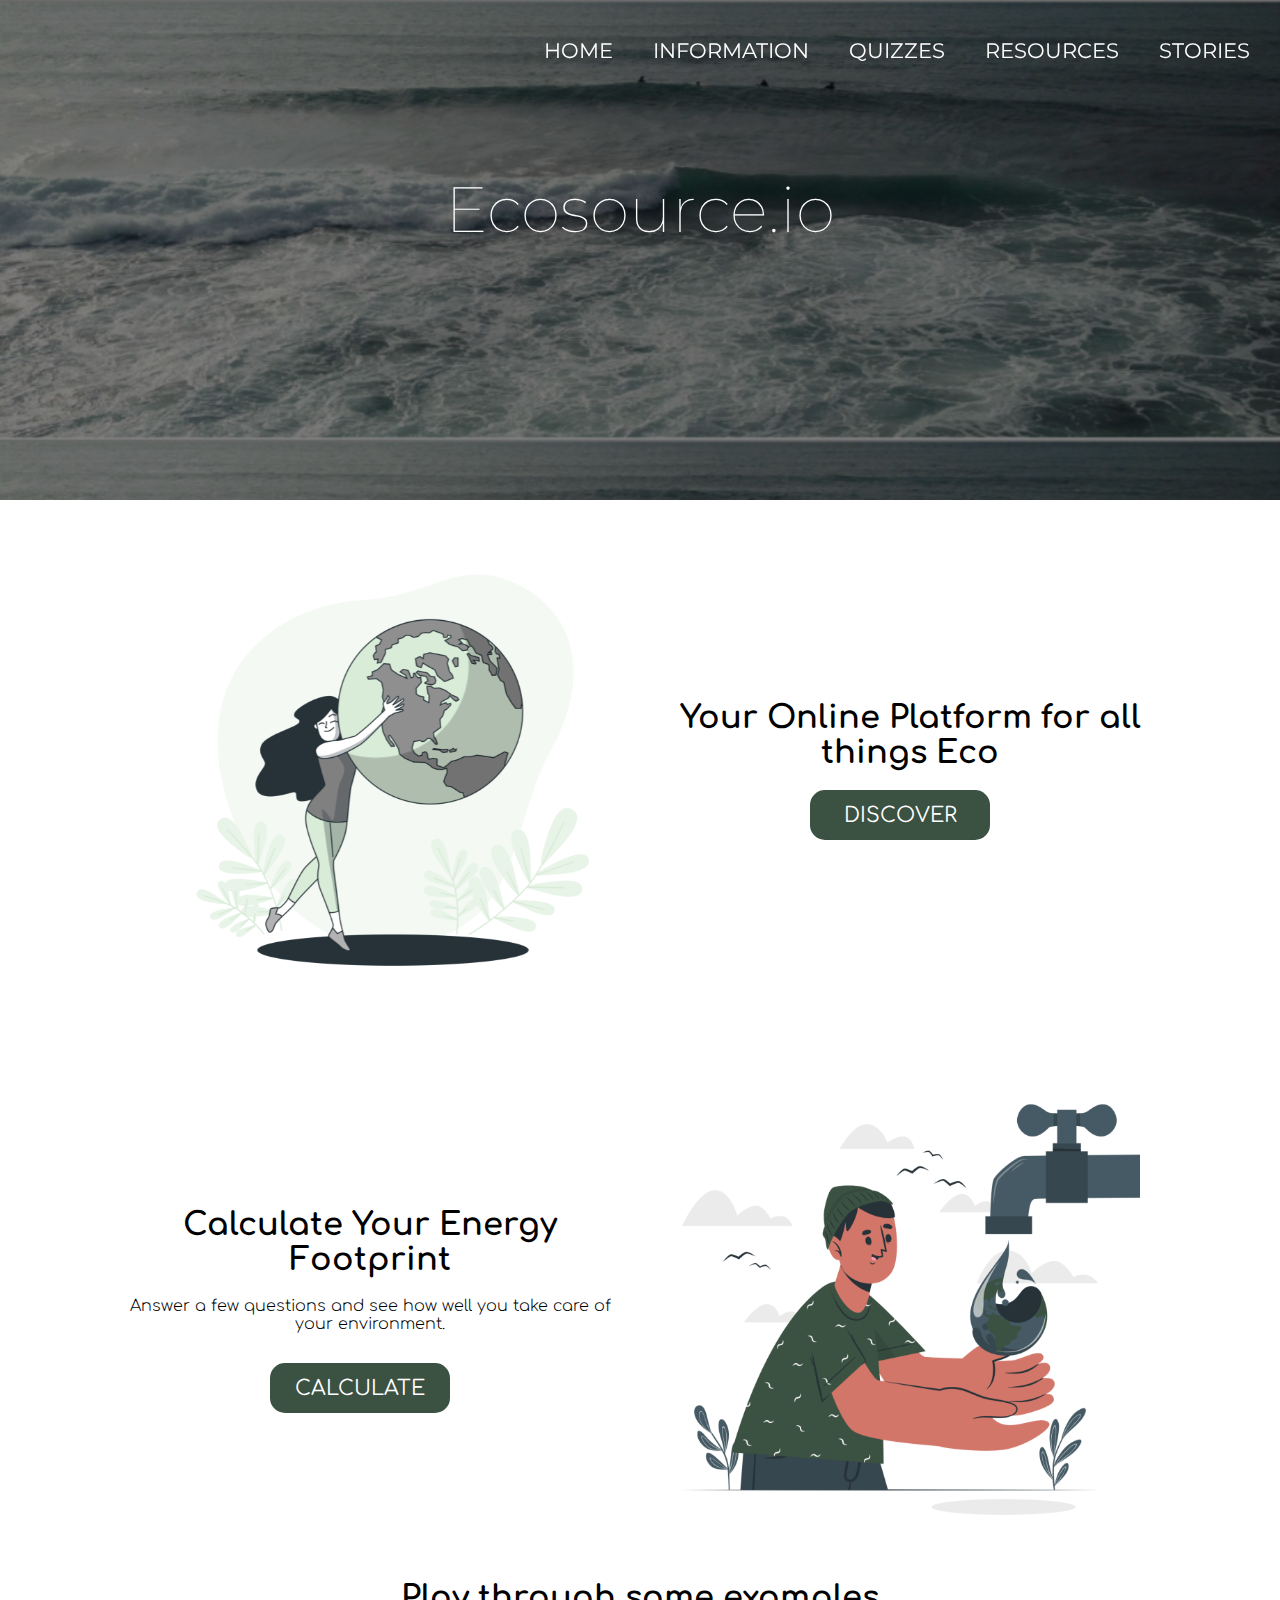
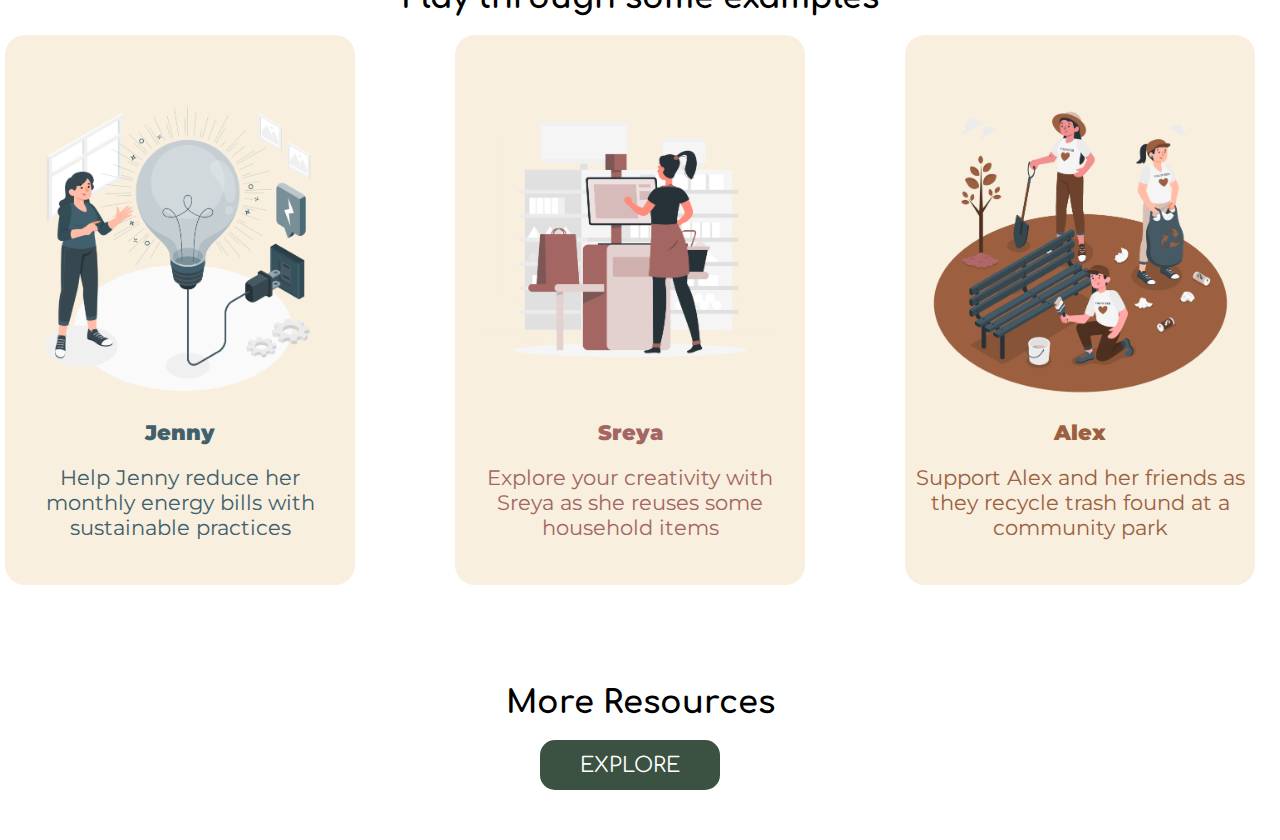
<file: index.html>
<!DOCTYPE html>
<html>
  <head>
    <meta charset="utf-8">
    <meta name="viewport" content="width=device-width">
    <title>Ecosource.io</title>
    <link rel="https://cdn.pixabay.com/photo/2020/08/05/13/27/eco-5465459_1280.png">

    <link href="style.css" rel="stylesheet" type="text/css" />
	<style>
	@import url('https://fonts.googleapis.com/css2?family=Comfortaa&family=Montserrat:wght@100;200&display=swap');
	</style>
  </head>
  <body>

	<!-- Header -->
	<div class="header">
		<nav>
			<a  class="active" href="index.html">HOME</a>
			<a href="information.html">INFORMATION</a>
			<a href="quizzes.html">QUIZZES</a>
			<a href="resources.html">RESOURCES</a>
      <a href="stories.html">STORIES</a>
		</nav>
		<h1 class="headerLabel">Ecosource.io</h1>
		
	</div>

	<!-- Discover Section -->

	<div class="discoverContainer">
		<img src="LandingPageSection1Image.png" class="landingPageImage">
		
		<div class="imageLabelContainer">
			<h2 class="imageLabel">Your Online Platform for all things Eco</h2>
			<a href="information.html">
				<div class="landingPageButton">DISCOVER</div>
			</a>
		</div>
	</div>

	<!-- Calculate Section -->

	<div class="discoverContainer">
		<div class="imageLabelContainer">
			<h2 class="imageLabel">Calculate Your Energy Footprint</h2>
			<h3 class="imageLabelSub">Answer a few questions and see how well you take care of your environment.</h3>
			<a href="quizzes.html">
				<div class="landingPageButton">CALCULATE</div>
			</a>
		</div>

		<img src="LandingPageSection2Image.png" class="landingPageImage">
	</div>

	<!-- Stories Section -->
	
	<h2 class="imageLabel">Play through some examples</h2>
	<div class="storyLinksContainer">
		<a href="jennyStory.html">
			<div class="storyLink">
				<img class="landingPageStoryImage" src="LandingPageStory1Image.png">
				
				<p class="landingPageStoryLinkHeader" style="color: #3f606c">Jenny</p>
				<p class="landingPageStoryLinkLabel" style="color: #3f606c">Help Jenny reduce her monthly energy bills with sustainable practices</p>
			</div>
		</a>

      	<a href="sreyaStory.html">
		  	<div class="storyLink">
				<img class="landingPageStoryImage" src="LandingPageStory2Image.png">
				
				<p class="landingPageStoryLinkHeader" style="color: #a36663">Sreya</p>
				<p class="landingPageStoryLinkLabel" style="color: #a36663">Explore your creativity with Sreya as she reuses some household items</p>
			</div>
		</a>

		<a href="alexStory.html">
			<div class="storyLink">
				<img class="landingPageStoryImage" src="LandingPageStory3Image.png">
				<p class="landingPageStoryLinkHeader" style="color: #9c6040">Alex</p>
				<p class="landingPageStoryLinkLabel" style="color: #9c6040">Support Alex and her friends as they recycle trash found at a community park</p>
			</div>
		</a>
	</div>

	<!-- Resources Section -->

	<div class="resourcesLinksContainer">
		<h2 class="imageLabel" style="margin-top: 70px">More Resources</h2>
		<a href = "resources.html">
		<div class="landingPageButton">EXPLORE</div>
		</a>
	</div>




	</div>

    <script src="https://code.jquery.com/jquery-3.4.1.min.js"></script>
    <script src="script.js"></script>

  </body>
</html>
</file>
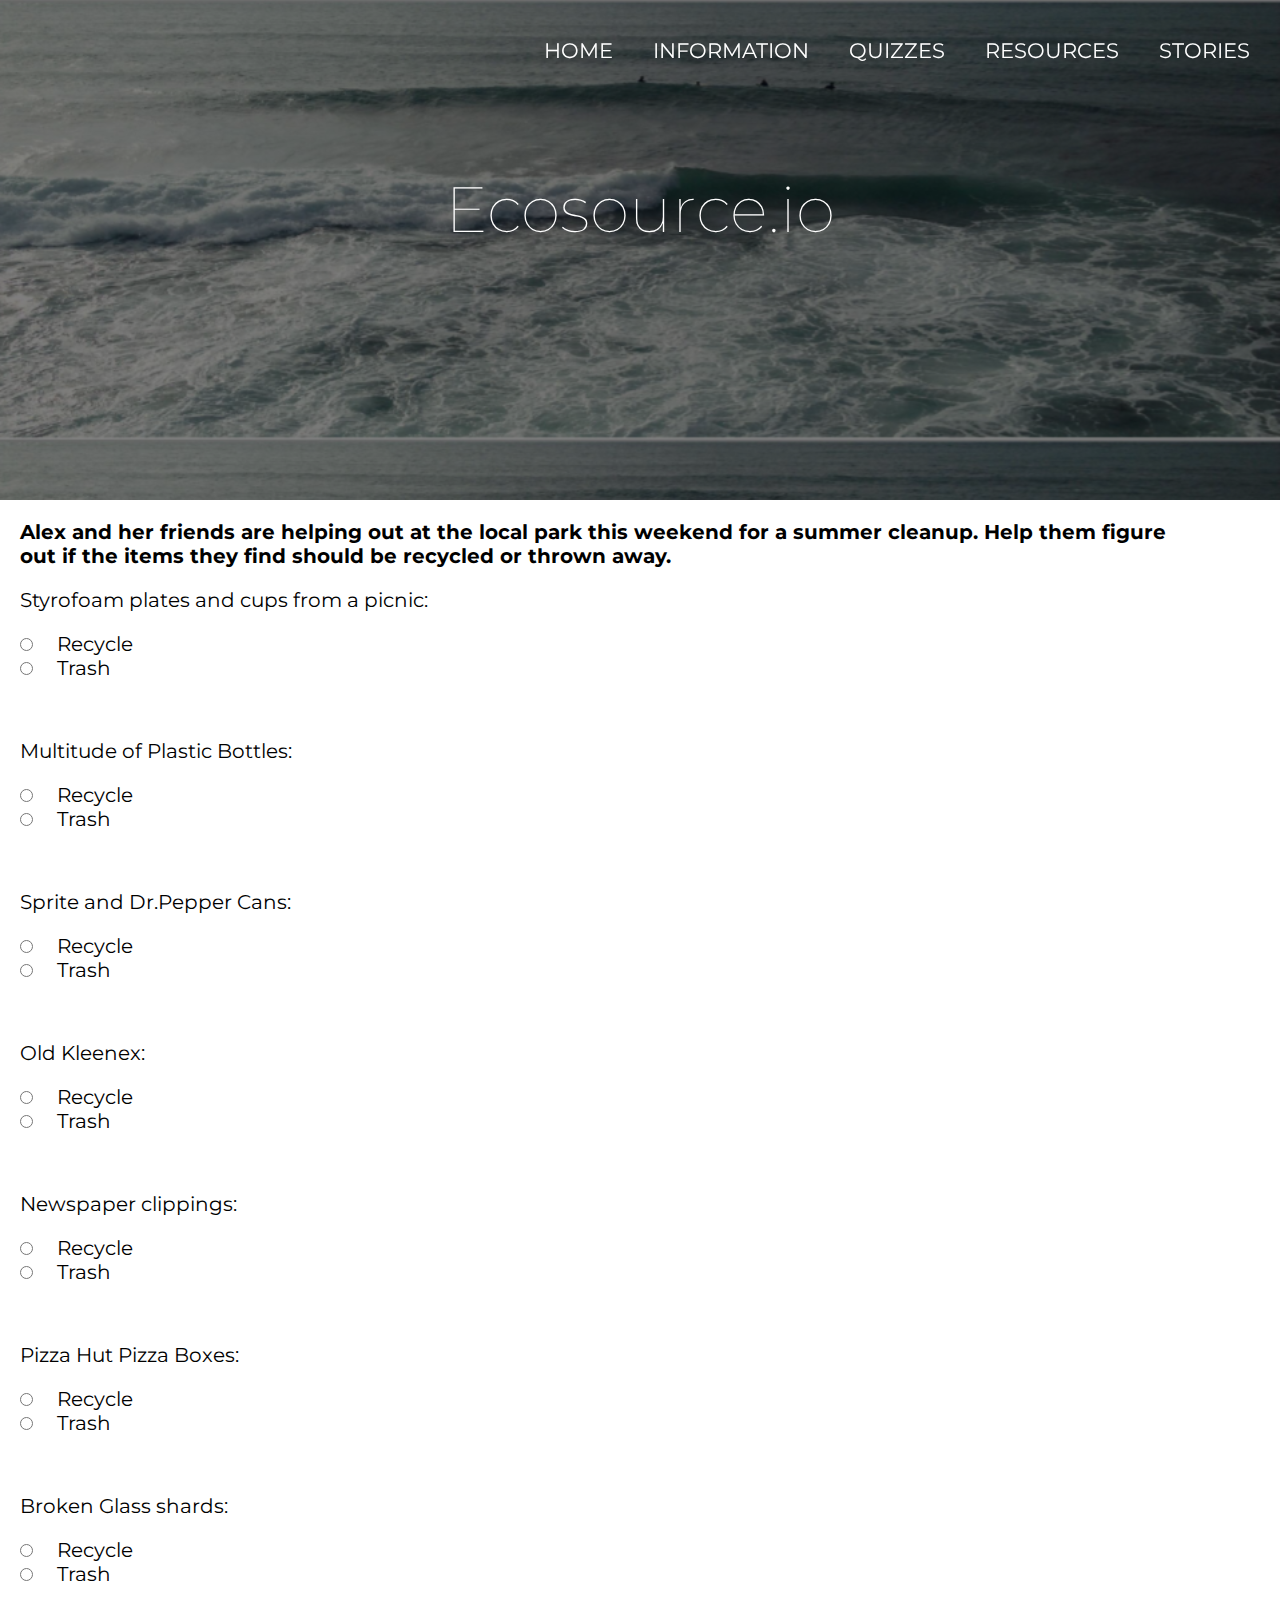
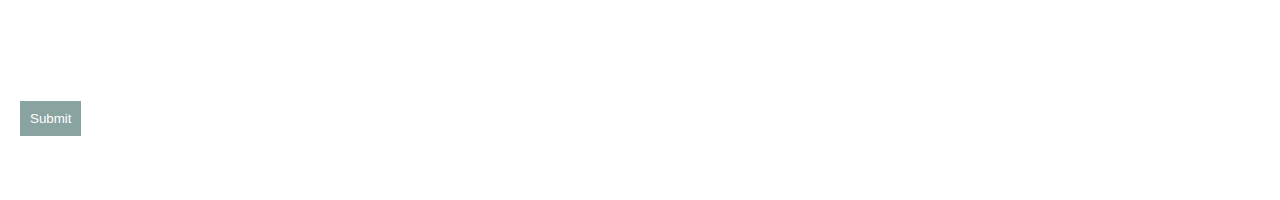
<file: alexStory.html>
<!DOCTYPE html>
<html>
	<head>
		<meta charset="utf-8">
		<meta name="viewport" content="width=device-width">
		<title>Ecosource.io</title>
		<link rel="https://cdn.pixabay.com/photo/2020/08/05/13/27/eco-5465459_1280.png">

		<link href="style.css" rel="stylesheet" type="text/css" />
		<style>
			@import url('https://fonts.googleapis.com/css2?family=Comfortaa&family=Montserrat:wght@100;200&display=swap');
		</style>
	</head>

	<body>
		<!-- Header -->
		<div class="header">
			<nav>
				<a  class="active" href="index.html">HOME</a>
				<a href="information.html">INFORMATION</a>
				<a href="quizzes.html">QUIZZES</a>
				<a href="resources.html">RESOURCES</a>
				<a href="stories.html">STORIES</a>
			</nav>
			<h1 class="headerLabel">Ecosource.io</h1>
			
		</div>

		<p class="questionLabel" style="font-weight: bolder">Alex and her friends are helping out at the local park this weekend for a summer cleanup. Help them figure out if the items they find should be recycled or thrown away.  
</p>
		<!-- Form Questions -->
		<form class="storyQuizForm">
			<!-- Question 1 -->
			<p class="questionLabel">Styrofoam plates and cups from a picnic:</p>
			<input class="radio" type="radio" name="alexQ1">
			<label class="radio">Recycle</label> <br>

			<input class="radio correct" type="radio" name="alexQ1">
			<label class="radio">Trash</label> <br>

			<p class="endDisplay">
				Styrofoam should always be thrown away. Correct: Trash
			</p>

			<!-- Question 2 -->
			<p class="questionLabel">Multitude of Plastic Bottles:</p>
			<input class="radio correct" type="radio" name="alexQ2">
			<label class="radio">Recycle</label> <br>

			<input class="radio" type="radio" name="alexQ2">
			<label class="radio">Trash</label> <br>

			<p class="endDisplay">
				Clean plastic must be recycled. Correct: Recycle
			</p>

			<!-- Question 3 -->
			<p class="questionLabel">Sprite and Dr.Pepper Cans:</p>
			<input class="radio correct" type="radio" name="alexQ3">
			<label class="radio">Recycle</label> <br>

			<input class="radio" type="radio" name="alexQ3">
			<label class="radio">Trash</label> <br>

			<p class="endDisplay">
				Metal cans can be recycled. Correct: Recycle
			</p>

			<!-- Question 4 -->
			<p class="questionLabel">Old Kleenex:</p>
			<input class="radio" type="radio" name="alexQ4">
			<label class="radio">Recycle</label> <br>

			<input class="radio correct" type="radio" name="alexQ4">
			<label class="radio">Trash</label> <br>

			<p class="endDisplay">
				Correct: Trash
			</p>

			<!-- Question 5 -->
			<p class="questionLabel">Newspaper clippings:</p>
			<input class="radio correct" type="radio" name="alexQ5">
			<label class="radio">Recycle</label> <br>

			<input class="radio" type="radio" name="alexQ5">
			<label class="radio">Trash</label> <br>

			<p class="endDisplay">
				Paper can be recycled. Correct: Recycle
			</p>

			<!-- Question 6 -->
			<p class="questionLabel">Pizza Hut Pizza Boxes:</p>
			<input class="radio" type="radio" name="alexQ6">
			<label class="radio">Recycle</label> <br>

			<input class="radio correct" type="radio" name="alexQ6">
			<label class="radio">Trash</label> <br>

			<p class="endDisplay">
				Items with food residue must not be recycled. Correct: Trash
			</p>

			<!-- Question 7 -->
			<p class="questionLabel">Broken Glass shards:</p>
			<input class="radio" type="radio" name="alexQ7">
			<label class="radio">Recycle</label> <br>

			<input class="radio correct" type="radio" name="alexQ7">
			<label class="radio">Trash</label> <br>

			<p class="endDisplay">
				Broken glass can cause abnormalies in the recycling process. Correct: Trash
			</p>

			<br>
			<br>
			<input type="submit" class="sub-btn-story">

		</form>

		<p class="questionLabelStory">You got this correct</p>

		<script src="https://code.jquery.com/jquery-3.4.1.min.js"></script>
    	<script src="alexStory.js" type="text/javascript"></script>
	</body>

</html>
</file>
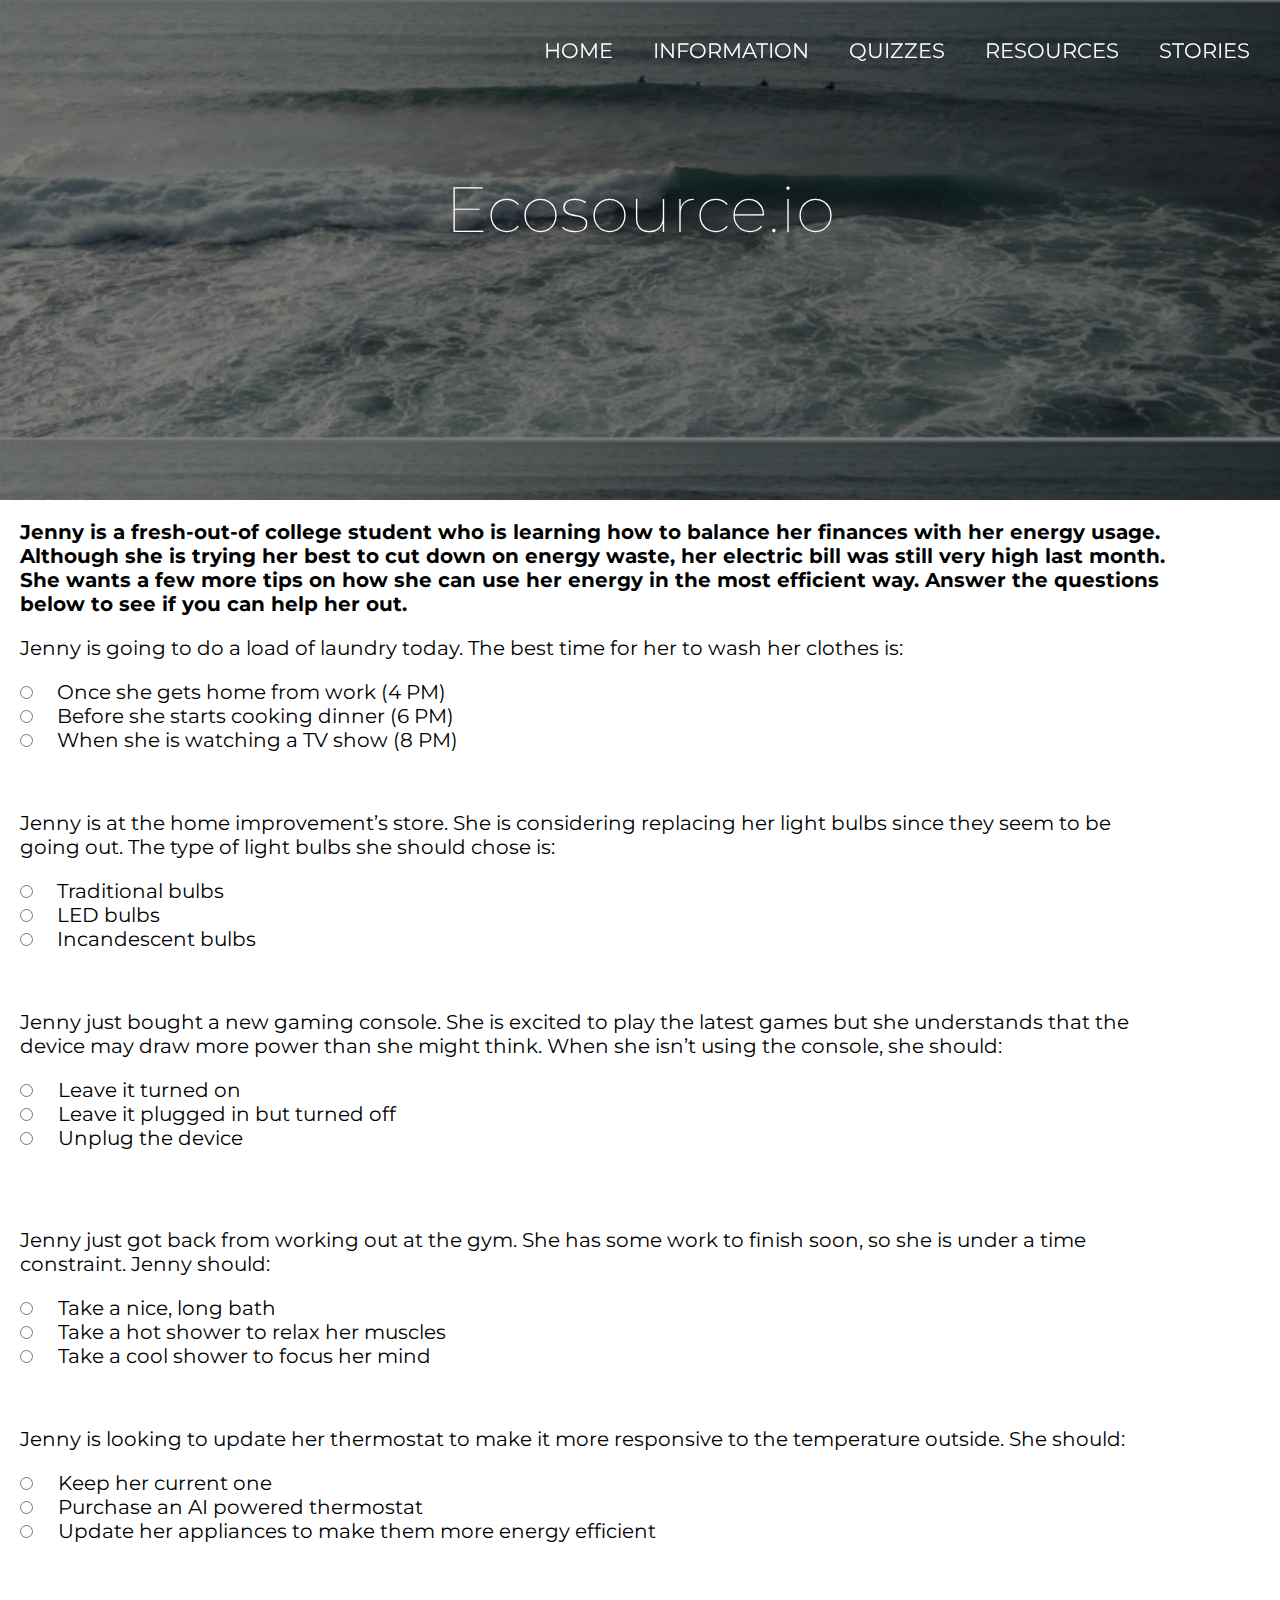
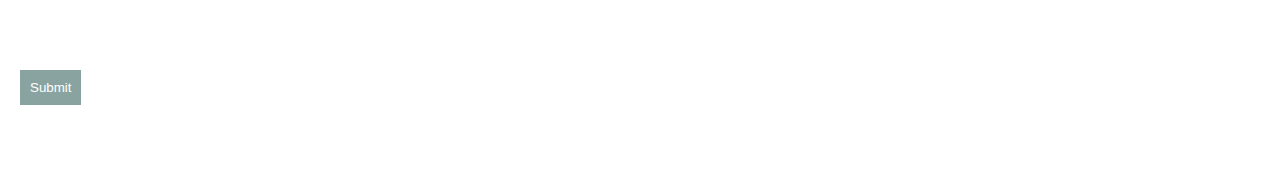
<file: jennyStory.html>
<!DOCTYPE html>
<html>
	<head>
		<meta charset="utf-8">
		<meta name="viewport" content="width=device-width">
		<title>Ecosource.io</title>
		<link rel="https://cdn.pixabay.com/photo/2020/08/05/13/27/eco-5465459_1280.png">

		<link href="style.css" rel="stylesheet" type="text/css" />
		<style>
			@import url('https://fonts.googleapis.com/css2?family=Comfortaa&family=Montserrat:wght@100;200&display=swap');
		</style>
	</head>

	<body>
		<!-- Header -->
		<div class="header">
			<nav>
				<a  class="active" href="index.html">HOME</a>
				<a href="information.html">INFORMATION</a>
				<a href="quizzes.html">QUIZZES</a>
				<a href="resources.html">RESOURCES</a>
				<a href="stories.html">STORIES</a>
			</nav>
			<h1 class="headerLabel">Ecosource.io</h1>
			
		</div>

		<p class="questionLabel" style="font-weight: bolder">Jenny is a fresh-out-of college student who is learning how to balance her finances with her energy usage. Although she is trying her best to cut down on energy waste, her electric bill was still very high last month. She wants a few more tips on how she can use her energy in the most efficient way. Answer the questions below to see if you can help her out. 
</p>
		<!-- Form Questions -->
		<form class="storyQuizForm">
			<!-- Question 1 -->
			<p class="questionLabel">Jenny is going to do a load of laundry today. The best time for her to wash her clothes is:</p>
			<input class="radio" type="radio" name="jennyQ1">
			<label class="radio">Once she gets home from work (4 PM)</label> <br>

			<input class="radio" type="radio" name="jennyQ1">
			<label class="radio">Before she starts cooking dinner (6 PM)</label> <br>

			<input class="radio correct" type="radio" name="jennyQ1">
			<label class="radio">When she is watching a TV show (8 PM)</label> <br>

			<p class="endDisplay">
				It is best to wash your clothes during non-peak hour times, which are before 4 PM and after 7 PM. Correct: 3
			</p>

			<!-- Question 2 -->
			<p class="questionLabel">Jenny is at the home improvement’s store. She is considering replacing her light bulbs since they seem to be going out. The type of light bulbs she should chose is:</p>
			<input class="radio" type="radio" name="jennyQ2">
			<label class="radio">Traditional bulbs</label> <br>

			<input class="radio correct" type="radio" name="jennyQ2">
			<label class="radio">LED bulbs</label> <br>

			<input class="radio" type="radio" name="jennyQ2">
			<labe class="radio">Incandescent bulbs</label> <br>

			<p class="endDisplay">
				LED turn out to be 80% more efficient energy-wise than traditional bulbs. Correct: 2
			</p>

			<!-- Question 3 -->
			<p class="questionLabel">Jenny just bought a new gaming console. She is excited to play the latest games but she understands that the device may draw more power than she might think. When she isn’t using the console, she should:</p>
			<input class="radio" type="radio" name="jennyQ3">
			<label class="radio">Leave it turned on</label> <br>

			<input class="radio" type="radio" name="jennyQ3">
			<label class="radio">Leave it plugged in but turned off</label> <br>

			<input class="radio correct" type="radio" name="jennyQ3">
			<labe class="radio">Unplug the device</label> <br>

			<p class="endDisplay">
				Gaming consoles are common examples of “energy vampires,” utilities that draw energy even when they aren’t in use. Unplugging energy vampires can reduce your electric bill by 5 to 10 percent. Correct: 3
			</p>

			<!-- Question 4 -->
			<p class="questionLabel">Jenny just got back from working out at the gym. She has some work to finish soon, so she is under a time constraint. Jenny should:</p>
			<input class="radio" type="radio" name="jennyQ4">
			<label class="radio">Take a nice, long bath</label> <br>

			<input class="radio" type="radio" name="jennyQ4">
			<label class="radio">Take a hot shower to relax her muscles</label> <br>

			<input class="radio correct" type="radio" name="jennyQ4">
			<labe class="radio">Take a cool shower to focus her mind</label> <br>

			<p class="endDisplay">
				It takes a lot of energy to heat a tank of water, so be mindful of how much hot water you consume at home. Correct: 3
			</p>

			<!-- Question 5 -->
			<p class="questionLabel">Jenny is looking to update her thermostat to make it more responsive to the temperature outside. She should:</p>
			<input class="radio" type="radio" name="jennyQ5">
			<label class="radio">Keep her current one</label> <br>

			<input class="radio correct" type="radio" name="jennyQ5">
			<label class="radio">Purchase an AI powered thermostat</label> <br>

			<input class="radio" type="radio" name="jennyQ5">
			<labe class="radio">Update her appliances to make them more energy efficient</label> <br>

			<p class="endDisplay">
				An AI powered thermostat can be set to automatically turn off or reduce heating and cooling during the times when you are asleep or away. Correct: 2
			</p>

			<br>
			<br>
			<input type="submit" class="sub-btn-story">

		</form>

		<p class="questionLabelStory">You got this correct</p>

		<script src="https://code.jquery.com/jquery-3.4.1.min.js"></script>
    	<script src="jennyStory.js" type="text/javascript"></script>
	</body>

</html>
</file>
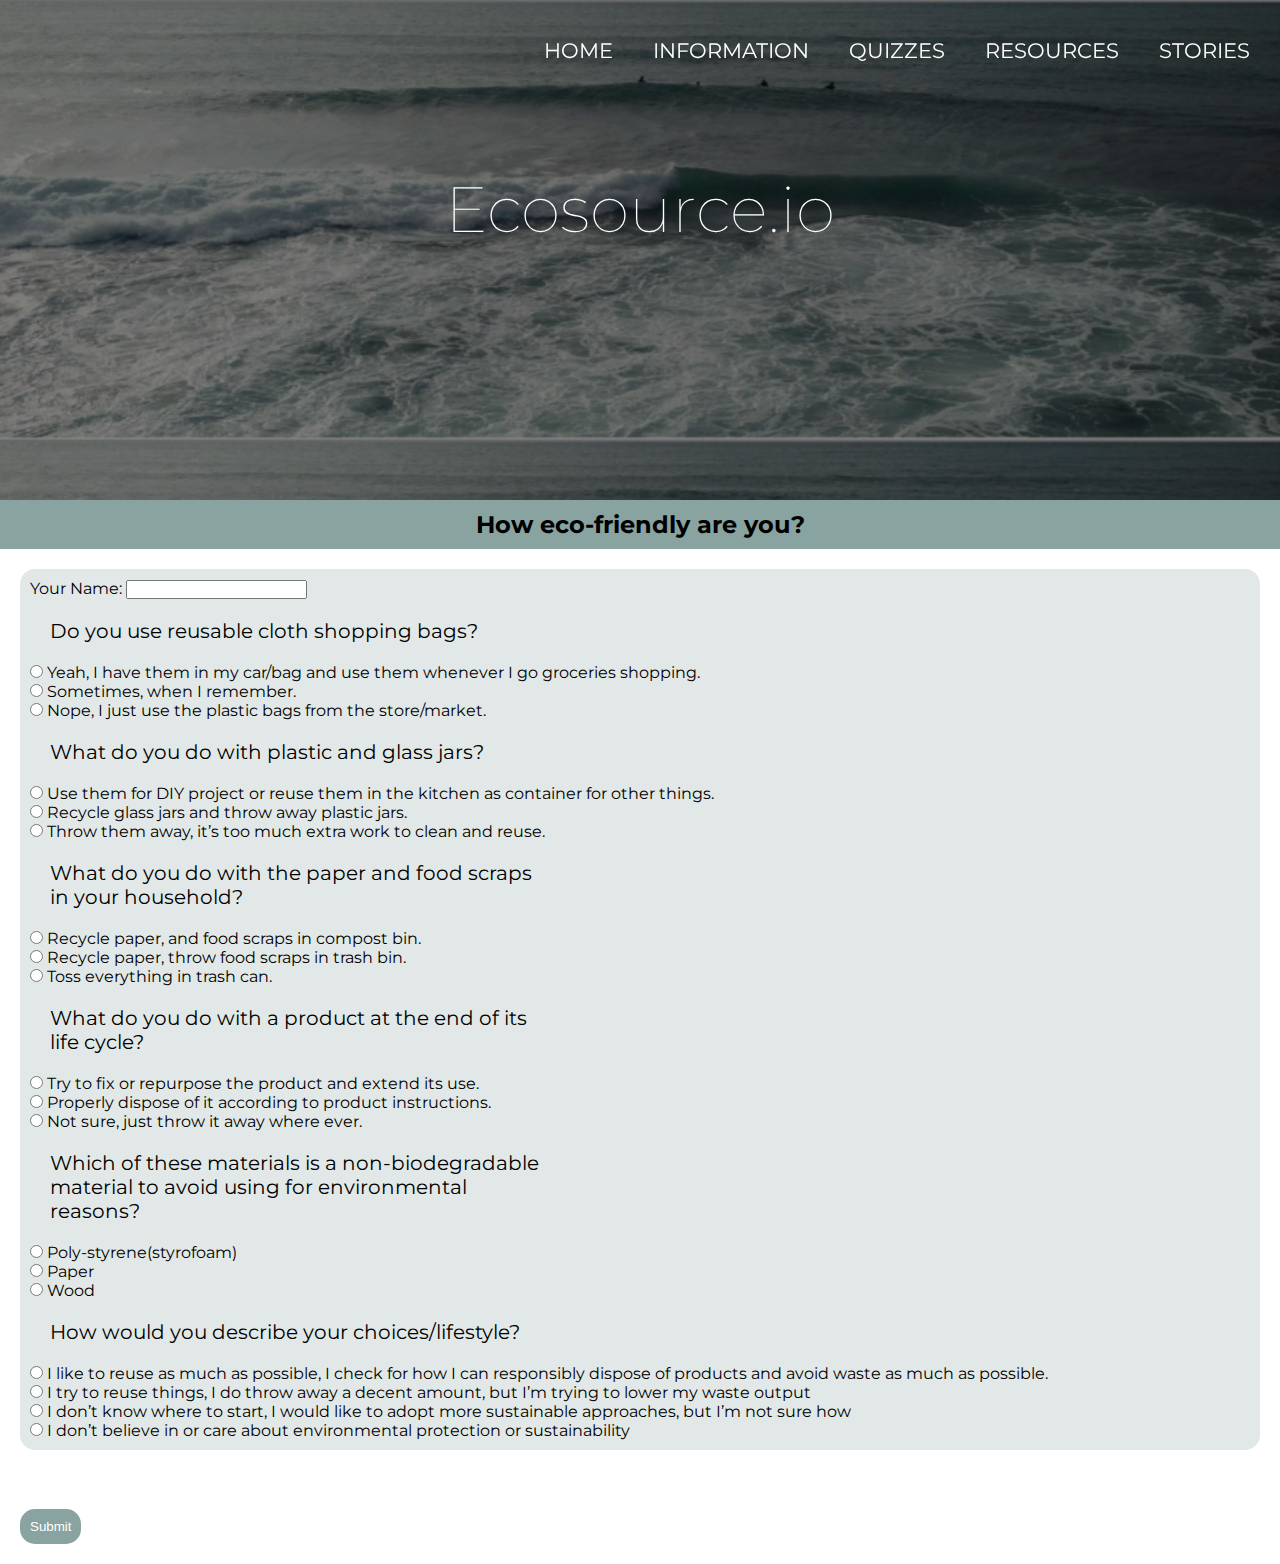
<file: quizzes.html>
<!DOCTYPE html>
<html>
  <head>
    <meta charset="utf-8">
    <meta name="viewport" content="width=device-width">
    <title>Quiz</title>
     <link rel="https://www.maxpixel.net/static/photo/1x/Icon-Natural-Friendly-Leaf-Logo-Eco-Nature-Green-5465429.png">
    <link href="style.css" rel="stylesheet" type="text/css" />
    <script src="https://code.jquery.com/jquery-3.4.1.min.js">
    </script>
   	<div class="header">
		<nav>
			<a  class="active" href="index.html">HOME</a>
			<a href="information.html">INFORMATION</a>
			<a href="quizzes.html">QUIZZES</a>
			<a href="resources.html">RESOURCES</a>
      <a href="stories.html">STORIES</a>
		</nav>
		<h1 class="headerLabel">Ecosource.io</h1>
		
	</div> 	 
  </head>
  
  <body class = "quiz-page">
     <div class = "content">
    <div class = "content">
    <h2 class = "heading"> How eco-friendly are you? </h2>
    <form class = "questions"> 
      <article class = "quiz-container">
      <label> Your Name: </label> <input class = "name"> <br>
      <p class = "q-txt">  Do you use reusable cloth shopping bags? </p>
      <input type = "radio" name = "eco-q1" class = "Q1A1" value = "Q1A1"  >
        <label> Yeah, I have them in my car/bag and use them whenever I go groceries shopping. </label> <br>
      <input type = "radio" name = "eco-q1" class="Q1A2" value = "Q1A2">
        <label> Sometimes, when I remember. </label> <br>
       <input type = "radio" name = "eco-q1" class = "Q1A3" value = "Q1A3">
        <label> Nope, I just use the plastic bags from the store/market. </label> <br>

        <p class = "q-txt"> What do you do with plastic and glass jars? </p>
      <input type = "radio" name = "eco-q2" class = "Q2A1" value = "Q2A1"  >
        <label> Use them for DIY project or reuse them in the kitchen as container for other things. </label> <br>
      <input type = "radio" name = "eco-q2" class="Q2A2" value = "Q2A2">
        <label> Recycle glass jars and throw away plastic jars. </label> <br>
       <input type = "radio" name = "eco-q2" class = "Q2A3" value = "Q2A3">
        <label> Throw them away, it’s too much extra work to clean and reuse. </label> <br>

          <p class = "q-txt"> What do you do with the paper and food scraps in your household? </p>
      <input type = "radio" name = "eco-q3" class = "Q3A1" value = "Q3A1"  >
        <label> Recycle paper, and food scraps in compost bin.</label> <br>
      <input type = "radio" name = "eco-q3" class="Q3A2" value = "Q3A2">
        <label>Recycle paper, throw food scraps in trash bin.  </label> <br>
       <input type = "radio" name = "eco-q3" class = "Q3A3" value = "Q3A3">
        <label>Toss everything in trash can. </label> <br>

          <p class = "q-txt"> What do you do with a product at the end of its life cycle? </p>
      <input type = "radio" name = "eco-q4" class = "Q4A1" value = "Q4A1"  >
        <label>Try to fix or repurpose the product and extend its use.</label> <br>
      <input type = "radio" name = "eco-q4" class="Q4A2" value = "Q4A2">
        <label>Properly dispose of it according to product instructions.  </label> <br>
       <input type = "radio" name = "eco-q4" class = "Q4A3" value = "Q4A3"> 
        <label>Not sure, just throw it away where ever. </label> <br>

         <p class = "q-txt"> Which of these materials is a non-biodegradable material to avoid using for environmental reasons? </p>
      <input type = "radio" name = "eco-q5" class = "Q5A1" value = "Q5A1"  >
        <label>Poly-styrene(styrofoam)</label> <br>
      <input type = "radio" name = "eco-q5" class="Q5A2" value = "Q5A2">
        <label>Paper  </label> <br>
       <input type = "radio" name = "eco-q5" class = "Q5A3" value = "Q5A3">
        <label>Wood </label> <br>
        
         <p class = "q-txt"> How would you describe your choices/lifestyle? </p>
      <input type = "radio" name = "eco-q6" class = "Q6A1" value = "Q6A1"  >
        <label>I like to reuse as much as possible, I check for how I can responsibly dispose of products and avoid waste as much as possible.</label> <br>
      <input type = "radio" name = "eco-q6" class="Q6A2" value = "Q6A2">
        <label>I try to reuse things, I do throw away a decent amount, but I’m trying to lower my waste output </label> <br>
       <input type = "radio" name = "eco-q6" class = "Q6A3" value = "Q6A3">
        <label>I don’t know where to start, I would like to adopt more sustainable approaches, but I’m not sure how</label> <br>       
       <input type = "radio" name = "eco-q6" class = "Q6A3" value = "Q6A4">
        <label>I don’t believe in or care about environmental protection or sustainability </label> <br>          
      </article> 
    </form> <br>
   <button class = "button"> Submit </button>
    </div>
    <div class="container">
    </div>
    <script src="quizzes.js"></script>
  </body>
</html>
</file>
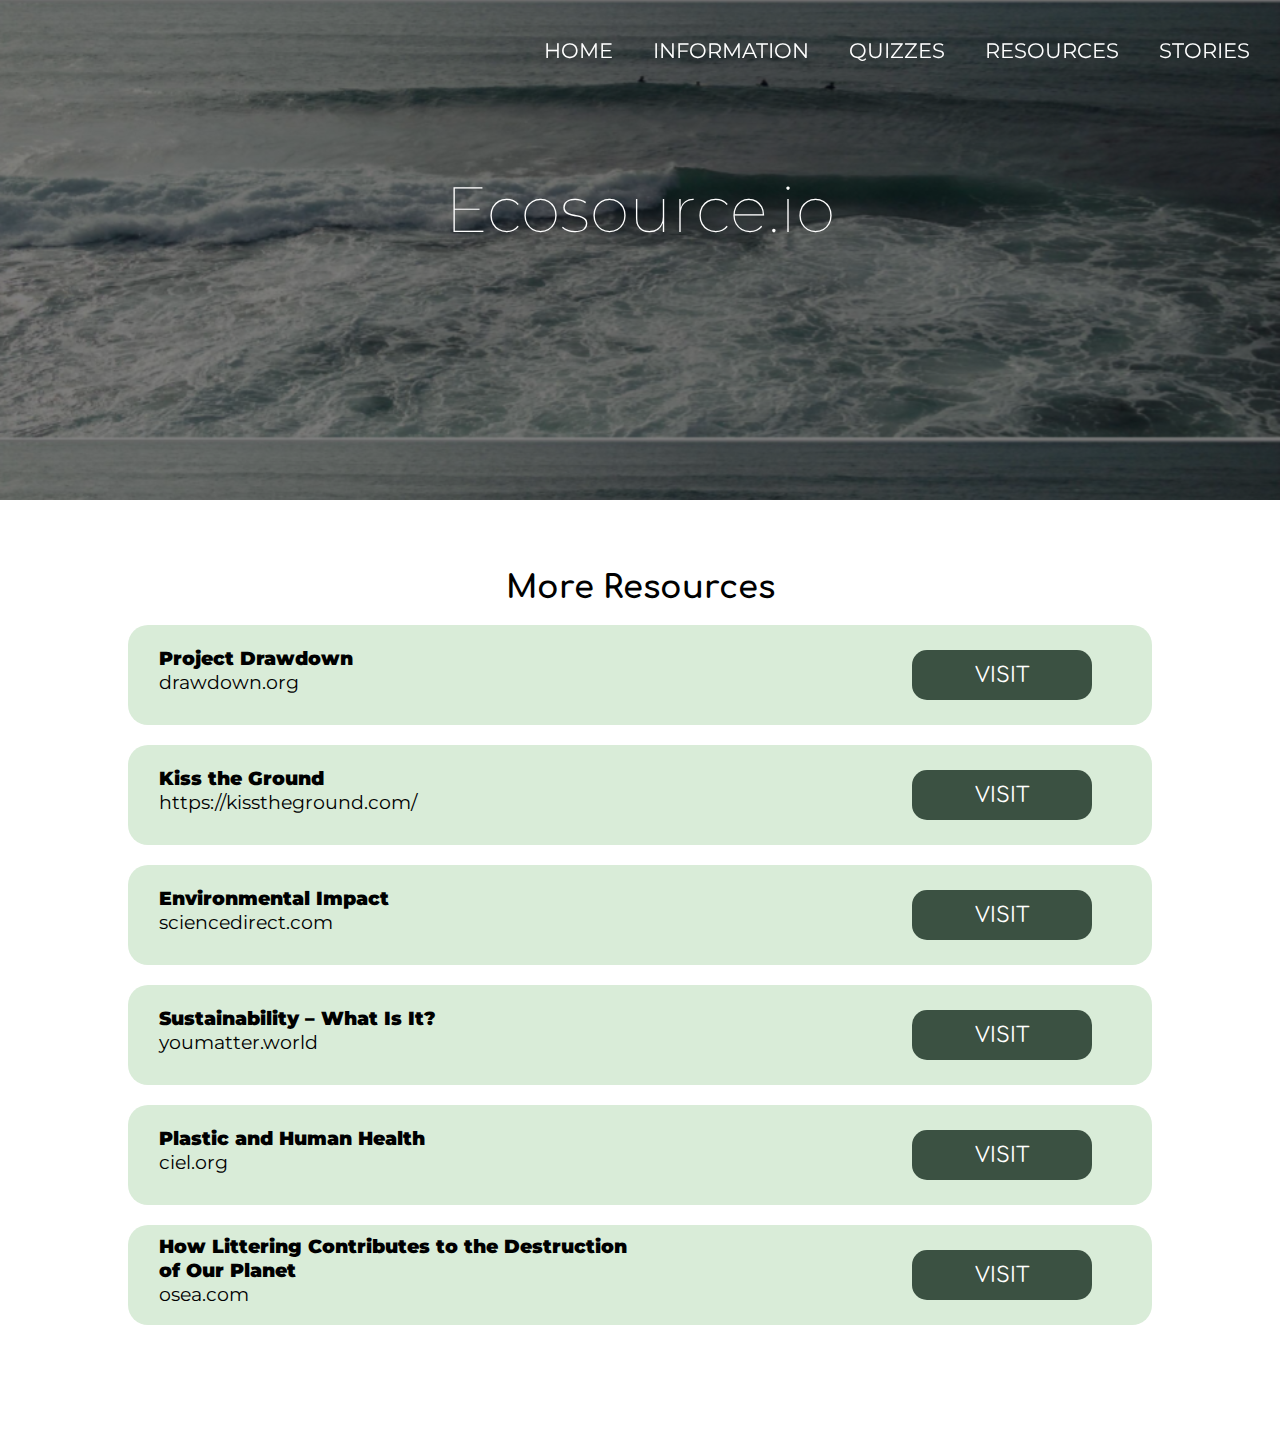
<file: resources.html>
<!DOCTYPE html>
<html>
  <head>
    <meta charset="utf-8">
    <meta name="viewport" content="width=device-width">
    <title>Ecosource.io</title>
     <link rel="https://www.maxpixel.net/static/photo/1x/Icon-Natural-Friendly-Leaf-Logo-Eco-Nature-Green-5465429.png">
    <link href="style.css" rel="stylesheet" type="text/css">
	<style>
	@import url('https://fonts.googleapis.com/css2?family=Montserrat:wght@200&display=swap');
	@import url('https://fonts.googleapis.com/css2?family=Comfortaa&family=Montserrat:wght@100;200&display=swap');
	</style>

  </head>

  <body>
  	<div class="header">
		<nav>
			<a  class="active" href="index.html">HOME</a>
			<a href="information.html">INFORMATION</a>
			<a href="quizzes.html">QUIZZES</a>
			<a href="resources.html">RESOURCES</a>
      <a href="stories.html">STORIES</a>
		</nav>
		<h1 class="headerLabel">Ecosource.io</h1>
		
	</div>
  	<h2 class="imageLabel" style="margin-top: 70px">More Resources</h2>
	<div class="resourcesLinksContainer">
		<div class="resourceLink">
			<div class="resourceLabelContainer">
				<h3 class="resourceLinkHeader">Project Drawdown</h3>
				<p class="resourceLinkUrl">drawdown.org</p>
			</div>

			<a href = "https://drawdown.org/">
				<div class="landingPageButton" style="margin-right: 30px">VISIT</div>
			</a>
		</div>

  <div class="resourcesLinksContainer">
		<div class="resourceLink">
			<div class="resourceLabelContainer">
				<h3 class="resourceLinkHeader">Kiss the Ground</h3>
				<p class="resourceLinkUrl">https://kisstheground.com/</p>
			</div>

			<a href = "https://kisstheground.com/">
				<div class="landingPageButton" style="margin-right: 30px">VISIT</div>
			</a>
		</div>

		<div class="resourceLink">
			<div class="resourceLabelContainer">
				<h3 class="resourceLinkHeader">Environmental Impact</h3>
				<p class="resourceLinkUrl">sciencedirect.com</p>
			</div>

			<a href="https://www.sciencedirect.com/topics/engineering/environmental-impact">
				<div class="landingPageButton" style="margin-right: 30px">VISIT</div>
			</a>
		</div>

		<div class="resourceLink">
			<div class="resourceLabelContainer">
				<h3 class="resourceLinkHeader">Sustainability – What Is It?</h3>
				<p class="resourceLinkUrl">youmatter.world</p>
			</div>

			<a href="https://youmatter.world/en/definition/definitions-sustainability-definition-examples-principles/">
				<div class="landingPageButton" style="margin-right: 30px">VISIT</div>
			</a>
		</div>

		<div class="resourceLink">
			<div class="resourceLabelContainer">
				<h3 class="resourceLinkHeader">Plastic and Human Health</h3>
				<p class="resourceLinkUrl">ciel.org</p>
			</div>

			<a href="https://www.ciel.org/project-update/plastic-and-human-health-a-lifecycle-approach-to-plastic-pollution/">
				<div class="landingPageButton" style="margin-right: 30px">VISIT</div>
			</a>
		</div>

		<div class="resourceLink">
			<div class="resourceLabelContainer">
				<h3 class="resourceLinkHeader">How Littering Contributes to the Destruction of Our Planet</h3>
				<p class="resourceLinkUrl">osea.com</p>
			</div>

			<a href="https://www.osea.com/littering-destroys-Earth">
				<div class="landingPageButton" style="margin-right: 30px">VISIT</div>
			</a>
		</div>

	</div>

    

 
 
    </body>
    </html>
</file>
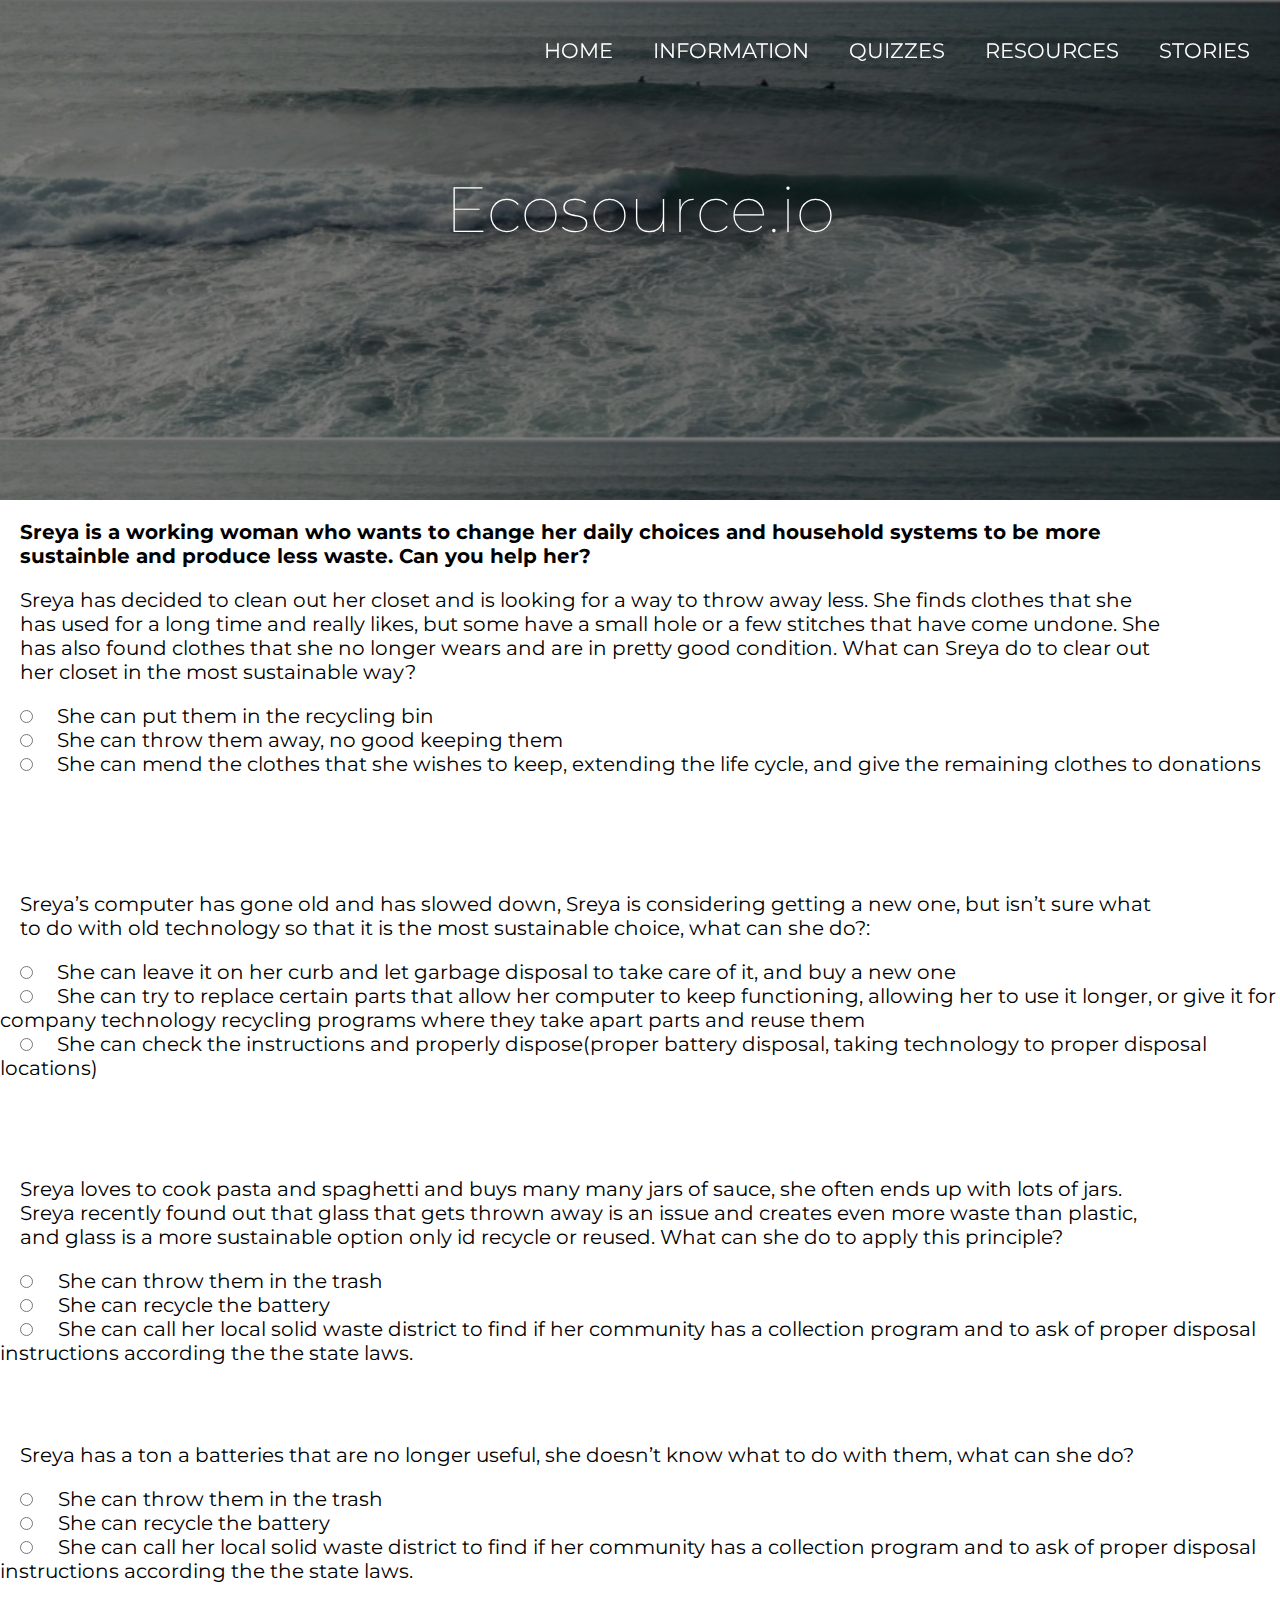
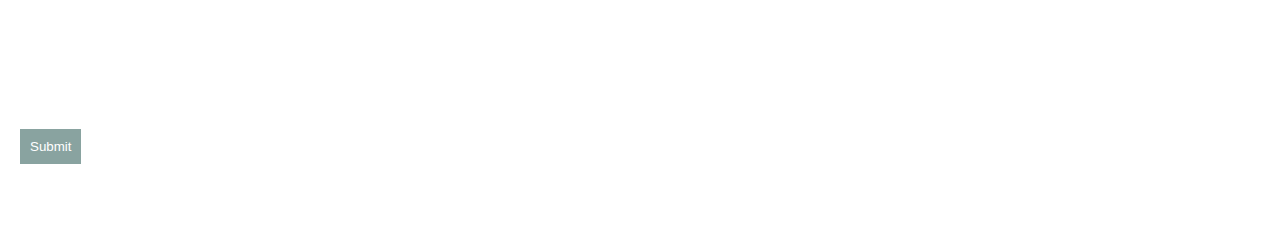
<file: sreyaStory.html>
<!DOCTYPE html>
<html>
	<head>
		<meta charset="utf-8">
		<meta name="viewport" content="width=device-width">
		<title>Ecosource.io</title>
		<link rel="https://cdn.pixabay.com/photo/2020/08/05/13/27/eco-5465459_1280.png">

		<link href="style.css" rel="stylesheet" type="text/css" />
		<style>
			@import url('https://fonts.googleapis.com/css2?family=Comfortaa&family=Montserrat:wght@100;200&display=swap');
		</style>
	</head>

	<body>
		<!-- Header -->
		<div class="header">
			<nav>
				<a  class="active" href="index.html">HOME</a>
				<a href="information.html">INFORMATION</a>
				<a href="quizzes.html">QUIZZES</a>
				<a href="resources.html">RESOURCES</a>
				<a href="stories.html">STORIES</a>
			</nav>
			<h1 class="headerLabel">Ecosource.io</h1>
			
		</div>

		<p class="questionLabel" style="font-weight: bolder"> 
      Sreya is a working woman who wants to change her daily choices and household systems to be more sustainble and produce less waste. Can you help her?
</p>
		<!-- Form Questions -->
		<form class="storyQuizForm">
			<!-- Question 1 -->
			<p class="questionLabel">Sreya has decided to clean out her closet and is looking for a way to throw away less. She finds clothes that she has used for a long time and really likes, but some have a small hole or a few stitches that have come undone. She has also found clothes that she no longer wears and are in pretty good condition. What can Sreya do to clear out her closet in the most sustainable way?</p>
			<input class="radio" type="radio" name="sreyaQ1">
			<label class="radio">She can put them in the recycling bin</label> <br>

			<input class="radio" type="radio" name="sreyaQ1">
			<label class="radio">She can throw them away, no good keeping them</label> <br>

			<input class="radio correct" type="radio" name="sreyaQ1">
			<label class="radio">She can mend the clothes that she wishes to keep, extending the life cycle, and give the remaining clothes to donations </label> <br>

			<p class="endDisplay">
				The textile industry is second most waste producing industry. The amount of throw away of clothing and textiles is a major issue, so it is our job to extend the life cycle of clothing and buying less. Try buying from companies that are implementing more sustainable form of making textiles, ex. Textile recycling, non-toxic dyeing process for clothes, less water use, etc. When shopping, implement a quality vs. quantity approach. Try buying quality clothing that will last you a long time.  Think of it like classic pieces of clothing, and reduce your shopping. Correct: 3
			</p>

			<!-- Question 2 -->
			<p class="questionLabel">Sreya’s computer has gone old and has slowed down, Sreya is considering getting a new one, but isn’t sure what to do with old technology so that it is the most sustainable choice, what can she do?:</p>
			<input class="radio" type="radio" name="sreyaQ2">
			<label class="radio">She can leave it on her curb and let garbage disposal to take care of it, and buy a new one</label> <br>

			<input class="radio correct" type="radio" name="sreyaQ2">
			<label class="radio">She can try to replace certain parts that allow her computer to keep functioning, allowing her to use it longer, or give it for company technology recycling programs where they take apart parts and reuse them</label> <br>

			<input class="radio" type="radio" name="sreyaQ2">
			<labe class="radio">She can check the instructions and properly dispose(proper battery disposal, taking technology to proper disposal locations)</label> <br>

			<p class="endDisplay">
				DO NOT EVER LEAVE TECHNOLOGY IN THE TRASH, should I say that again. If you cannot replace certain parts and continue to use it, or cannot find programs that collect old technology for recycle, at least dispose of it properly. A lot of technology comes with manuals and instructions on how the product should properly and safely be dispose. At the very least, follow those instructions. The internet is a great source for how to dispose of technology Correct: 2
			</p>

			<!-- Question 3 -->
			<p class="questionLabel">Sreya loves to cook pasta and spaghetti and buys many many jars of sauce, she often ends up with lots of jars. Sreya recently found out that glass that gets thrown away is an issue and creates even more waste than plastic, and glass is a more sustainable option only id recycle or reused. What can she do to apply this principle?</p>
			<input class="radio" type="radio" name="sreyaQ3">
			<label class="radio">She can throw them in the trash</label> <br>

			<input class="radio" type="radio" name="sreyaQ3">
			<label class="radio">She can recycle the battery</label> <br>

			<input class="radio correct" type="radio" name="sreyaQ3">
			<labe class="radio">She can call her local solid waste district to find if her community has a collection program and to ask of proper disposal instructions according the the state laws.</label> <br>

			<p class="endDisplay">
			Glass is only more sustainable if the user(Us) do our part in making sure we recycle or reuse it. Otherwise wasting glass actually has an even worse impact on the environment because of the effort it take to make it and transport it.  Correct: 3
			</p>

			<!-- Question 4 -->
			<p class="questionLabel">Sreya has a ton a batteries that are no longer useful, she doesn’t know what to do with them, what can she do?</p>
			<input class="radio" type="radio" name="jennyQ4">
			<label class="radio">She can throw them in the trash</label> <br>

			<input class="radio" type="radio" name="jennyQ4">
			<label class="radio">She can recycle the battery</label> <br>

			<input class="radio correct" type="radio" name="jennyQ4">
			<labe class="radio">She can call her local solid waste district to find if her community has a collection program and to ask of proper disposal instructions according the the state laws. </label> <br>

			<p class="endDisplay">
				When it comes to batteries, please check what the local process is, it varies across different states. You can’t just throw away batteries and assume it will be okay, while battery technology is changing, many may contain extremely toxic chemical that are released into our atmosphere when they aren’t disposed properly
        Correct: 3
			</p>

			<br>
			<br>
			<input type="submit" class="sub-btn-story">

		</form>

		<p class="questionLabelStory">You got this correct</p>

		<script src="https://code.jquery.com/jquery-3.4.1.min.js"></script>
    	<script src="sreyaStory.js" type="text/javascript"></script>
	</body>

</html>
</file>
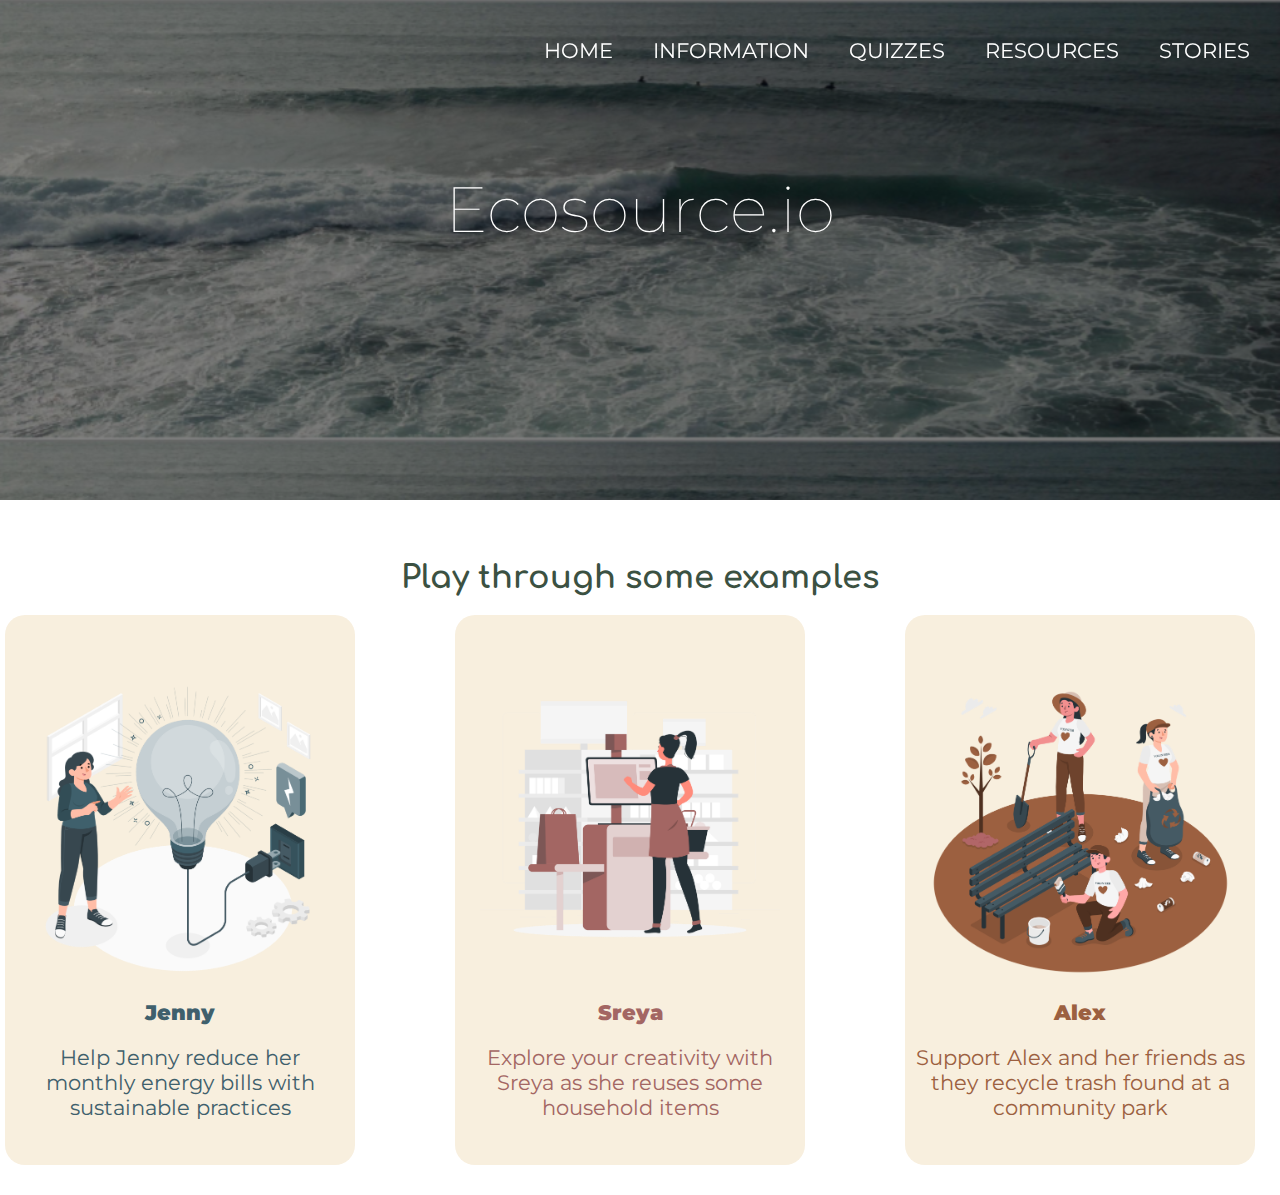
<file: stories.html>
<!DOCTYPE html>
<html>
  <head>
    <meta charset="utf-8">
    <meta name="viewport" content="width=device-width">
    <title>Ecosource.io</title>
     <link rel="https://www.maxpixel.net/static/photo/1x/Icon-Natural-Friendly-Leaf-Logo-Eco-Nature-Green-5465429.png">
    <link href="style.css" rel="stylesheet" type="text/css">
	<style>
	@import url('https://fonts.googleapis.com/css2?family=Montserrat:wght@200&display=swap');
	@import url('https://fonts.googleapis.com/css2?family=Comfortaa&family=Montserrat:wght@100;200&display=swap');
	</style> 

  </head>

  <body>
  	<div class="header">
		<nav>
			<a  class="active" href="index.html">HOME</a>
			<a href="information.html">INFORMATION</a>
			<a href="quizzes.html">QUIZZES</a>
			<a href="resources.html">RESOURCES</a>
      <a href="stories.html">STORIES</a>
		</nav>
		<h1 class="headerLabel">Ecosource.io</h1>
	</div>

	<h2 class="imageLabel" style="color: #3b5142; margin-top: 60px">Play through some examples</h2>
	<div class="storyLinksContainer">
		<a href="jennyStory.html">
			<div class="storyLink">
				<img class="landingPageStoryImage" src="LandingPageStory1Image.png">
				
				<p class="landingPageStoryLinkHeader" style="color: #3f606c">Jenny</p>
				<p class="landingPageStoryLinkLabel" style="color: #3f606c">Help Jenny reduce her monthly energy bills with sustainable practices</p>
			</div>
		</a>

		<a href="sreyaStory.html">
			<div class="storyLink">
				<img class="landingPageStoryImage" src="LandingPageStory2Image.png">
				
				<p class="landingPageStoryLinkHeader" style="color: #a36663">Sreya</p>
				<p class="landingPageStoryLinkLabel" style="color: #a36663">Explore your creativity with Sreya as she reuses some household items</p>
			</div>
		</a>

		<a href="alexStory.html">
			<div class="storyLink">
				<img class="landingPageStoryImage" src="LandingPageStory3Image.png">
				
				<p class="landingPageStoryLinkHeader" style="color: #9c6040">Alex</p>
				<p class="landingPageStoryLinkLabel" style="color: #9c6040">Support Alex and her friends as they recycle trash found at a community park
				</p>
			</div>
		</a>
	</div>
 
    </body>
    </html>
</file>
<file: style.css>
@import url('https://fonts.googleapis.com/css2?family=Montserrat:wght@200&family=Raleway&display=swap');
/******** LANDING PAGE ********/
 *{
	margin:0;
	padding:0;
	box-sizing: border-box;
} 
/* Header */
.header {
	height: 500px;
	background-image: url('HeaderImage.png');
	display: flex;
	/* justify-content: center; */
	align-items: center;
	flex-direction: column;
	background-size: 100% auto;
}


.headerLabel {
	font-family: 'Montserrat', sans-serif;
	font-size: 400%;
	color: white;
	font-weight: 50;
	margin-top: 70px;
}


/* Nav bar styling */
a {
	font-family: 'Montserrat', sans-serif;
	text-decoration:none;
	color:white;
	font-size: 130%;
	margin: 0px 30px 0px 10px;
}

a:hover{
  opacity: .7;
}

nav{
	width: 100%;
	height: 50px;
	display:flex;
	justify-content: flex-end;
	align-items: center;
	position:sticky;
	position:-webkit-sticky;
	top:0;
	margin-top: 40px;
	padding: 10px 0px 50px 10px;


}

/* Discover Section */
.discoverContainer {
	display: flex;
	flex-direction: row;
	align-items: center;
	justify-content: center;
}
.imageLabelContainer {
	width: 500px;
	display: flex;
	justify-content: left;
	align-items: center;
	flex-direction: column;
}
.landingPageImage {
	height: 500px;
	object-fit: cover;
}
.imageLabel {
	font-family: 'Comfortaa', cursive;
	font-size: 200%;
	text-align: center;
	margin-bottom: 20px;
}
.imageLabelSub {
	font-family: 'Comfortaa', cursive;
	font-size: 100%;
	text-align: center;
	font-weight: 50;
	margin-bottom: 30px;
}
.landingPageButton {
	font-family: 'Comfortaa', cursive;
	background-color: #3b5142;
	border-style: none;
	border-radius: 15px;
	height: 50px;
	width: 180px;
	font-size: 100%;
	color: white;
	display: flex;
	align-items: center;
	justify-content: center;
}

.landingPageButton:hover{
  opacity:.7;
}

/* Story Section */
.storyLinksContainer {
	/* border-color: black;
	border-style: solid; */
	margin-bottom: 30px;
	width: 100%;
	display: flex;
	flex-direction: row;
	align-items: center;
	justify-content: center;
}
.storyLink {
	width: 350px;
	height: 550px;
	background-color: #f8efde;
	border-radius: 20px;
	margin: 0px 30px 0px 30px;
	display: flex;
	justify-content: center;
	align-items: center;
	flex-direction: column;
}
.landingPageStoryImage {
	margin-top: 40px;
	height: 300px;
	width: 300px;
	object-fit: cover;
}
.landingPageStoryLinkHeader {
	/* border-color: black;
	border-style: solid; */
	width: 330px;
	font-family: 'Montserrat', sans-serif;
	font-size: 100%;
	font-weight: 900;
	text-align: center;
	margin-top: 0px;
	margin-bottom: 0px;
}
.landingPageStoryLinkLabel {
	/* border-color: black;
	border-style: solid; */
	width: 330px;
	font-family: 'Montserrat', sans-serif;
	font-size: 100%;
	text-align: center;
}

/* Resources */
.resourcesLinksContainer {
	/* border-color: black;
	border-style: solid; */
	width: 100%;
	display: flex;
	justify-content: center;
	margin-bottom: 50px;
	flex-direction: column;
	align-items: center;
}
.resourceLink {
	/* border-color: black;
	border-style: solid; */
	width: 80%;
	height: 100px;
	border-radius: 20px;
	background-color: #d9ecd8;
	display: flex;
	flex-direction: row;
	align-items: center;
	justify-content: space-between;
	margin-bottom: 20px;
}
.resourceLabelContainer {
	/* border-color: black;
	border-style: solid; */
	margin-left: 3%;
	width: 30%;
	height: 100px;
	display: flex;
	align-items: flex-start;
	justify-content: center;
	flex-direction: column;
}
.resourceLinkHeader {
	/* border-color: black;
	border-style: solid; */
	font-family: 'Montserrat', sans-serif;
	font-size: 120%;
	font-weight: 900;
	margin-top: 10px;
	width: 160%;
}
.resourceLinkUrl {
	/* border-color: black;
	border-style: solid; */
	font-family: 'Montserrat', sans-serif;
	font-size: 120%;
	margin-top: 0px;
	margin-left: 0px;
}



/******** INFORMATION PAGE ********/


/*Info section*/

.info-container{
  max-width:100%;
  height:100%;
  display:block;
  margin:auto;
 
}
.info-header{
  text-align:center;
  font-size:65px;
text-transform: uppercase;
font-weight:900;
font-style: bold;
font-family: 'Montserrat', sans-serif;
padding:25px;
color: #3b5142;
}
.info {
 display: flex;
 flex-flow: row wrap;
 justify-content: center;
 margin: 0 auto;
}


img{
  height:500px;
  width:500px;
	
}

.info p{
  font-family:  'Montserrat', sans-serif;
  font-size:30px;
  width:500px;
}
img, p{
  margin: 20px;
}

img:hover {
  opacity: .7;
  cursor: pointer;
}

 .info p:hover{
  font-size:32px;
  cursor: pointer; 
}

.info-header:hover{
  color:#fff;
  background-color:red;
  font-size:75px;

  font-style:bold;
  font-weight:900;
  cursor:pointer;
}

.sector h1{
  text-align:center;
  font-size:65px;
  text-transform: uppercase;
  font-family:  'Montserrat', sans-serif;
  padding:25px;
	color: #3b5142;
}

.sector h1:hover{
  color:#fff;
  background-color:greenyellow;
  font-size:75px;
  font-style:bold;
  font-weight:900;
  cursor:pointer;
}

.sector h3{
	font-family:  'Montserrat', sans-serif;
	margin: 30px;
	text-align: center;
	color: #3b5142;
}

.fiveRs ol{
  display:flex;
  flex-direction:row;
  flex-wrap: wrap;
  justify-content: center;
}

 .fiveRs ol li{
  font-size:40px;
  margin:50px;
  font-family:  'Montserrat', sans-serif;
  text-align: center;
  list-style-type: upper-roman;
	color: #3b5142;
}

li{
  text-align: center;
  list-style-type: upper-roman;
}

.r-container {
  display: flex;
  flex-wrap: wrap;
  justify-content: center;
  margin-top: 80px;
  width:auto;
}

.reuse, .recycle, .recondition, .repair, .reengineer {
border: 3px solid #3b5142;
border-radius:6px;
width: 390px;
height:320px;
margin:50px;
width: fit-content; 
height: fit-content;
background-color: #d9ecd8;

}


.reuse p, .recycle p, .recondition p, .repair p, .reengineer p {
  text-align: center;
  margin-top:5px;
}




/*Quizzes Page*/

.heading{
  display: flex;
  justify-content: center;
  font-family: 'Montserrat', sans-serif;
  background-color:#89A3A0;
  padding: 10px;
}

.q-txt{
  font-family: 'Montserrat', sans-serif;
  font-size:20px;
  width:500px;
}

.quiz-page{
  background-color:white;
  font-family: 'Montserrat', sans-serif;
}

.button{
  background-color: #89A3A0;
  color: white;
  padding: 10px;
  margin: 20px;
  border: white 2px;
  opacity: 1;
  transition: 0.3s;
  display: flex;
  align-items: center;
  border-radius: 15px;
}

.button:hover {
  opacity: 0.4;
  }

.questions{
  padding: 15px;
  margin: 5px;
}

.quiz-container{
  background-color: #E1E8E7;
  padding : 10px;
  border-radius: 15px;
}


/********** Stories Questions **********/
.storyQuizForm {
	width: 100%;
}
.questionLabel {
	/* border-color: black;
	border-style: solid; */
	font-family: 'Montserrat', sans-serif;
  	font-size: 20px;
	width: 90%;
}
.radio {
	font-family: 'Montserrat', sans-serif;
  	font-size: 20px;
	margin-left: 20px;
}

.questionLabelStory {
	font-family: 'Montserrat', sans-serif;
	font-size: 20px;
	visibility: hidden;
}

.sub-btn-story {
	background-color: #89A3A0;
	color: white;
	padding: 10px;
	margin: 20px;
	border: white 2px;
	opacity: 1;
	transition: 0.3s;
	display: flex;
	align-items: center;
  cursor:pointer;
}

.sub-btn-story:hover{
opacity:.7;
cursor:pointer;
}

.endDisplay {
	font-family: 'Montserrat', sans-serif;
	color: blue;
	font-size: 15px;
	visibility: hidden;
}
</file>
